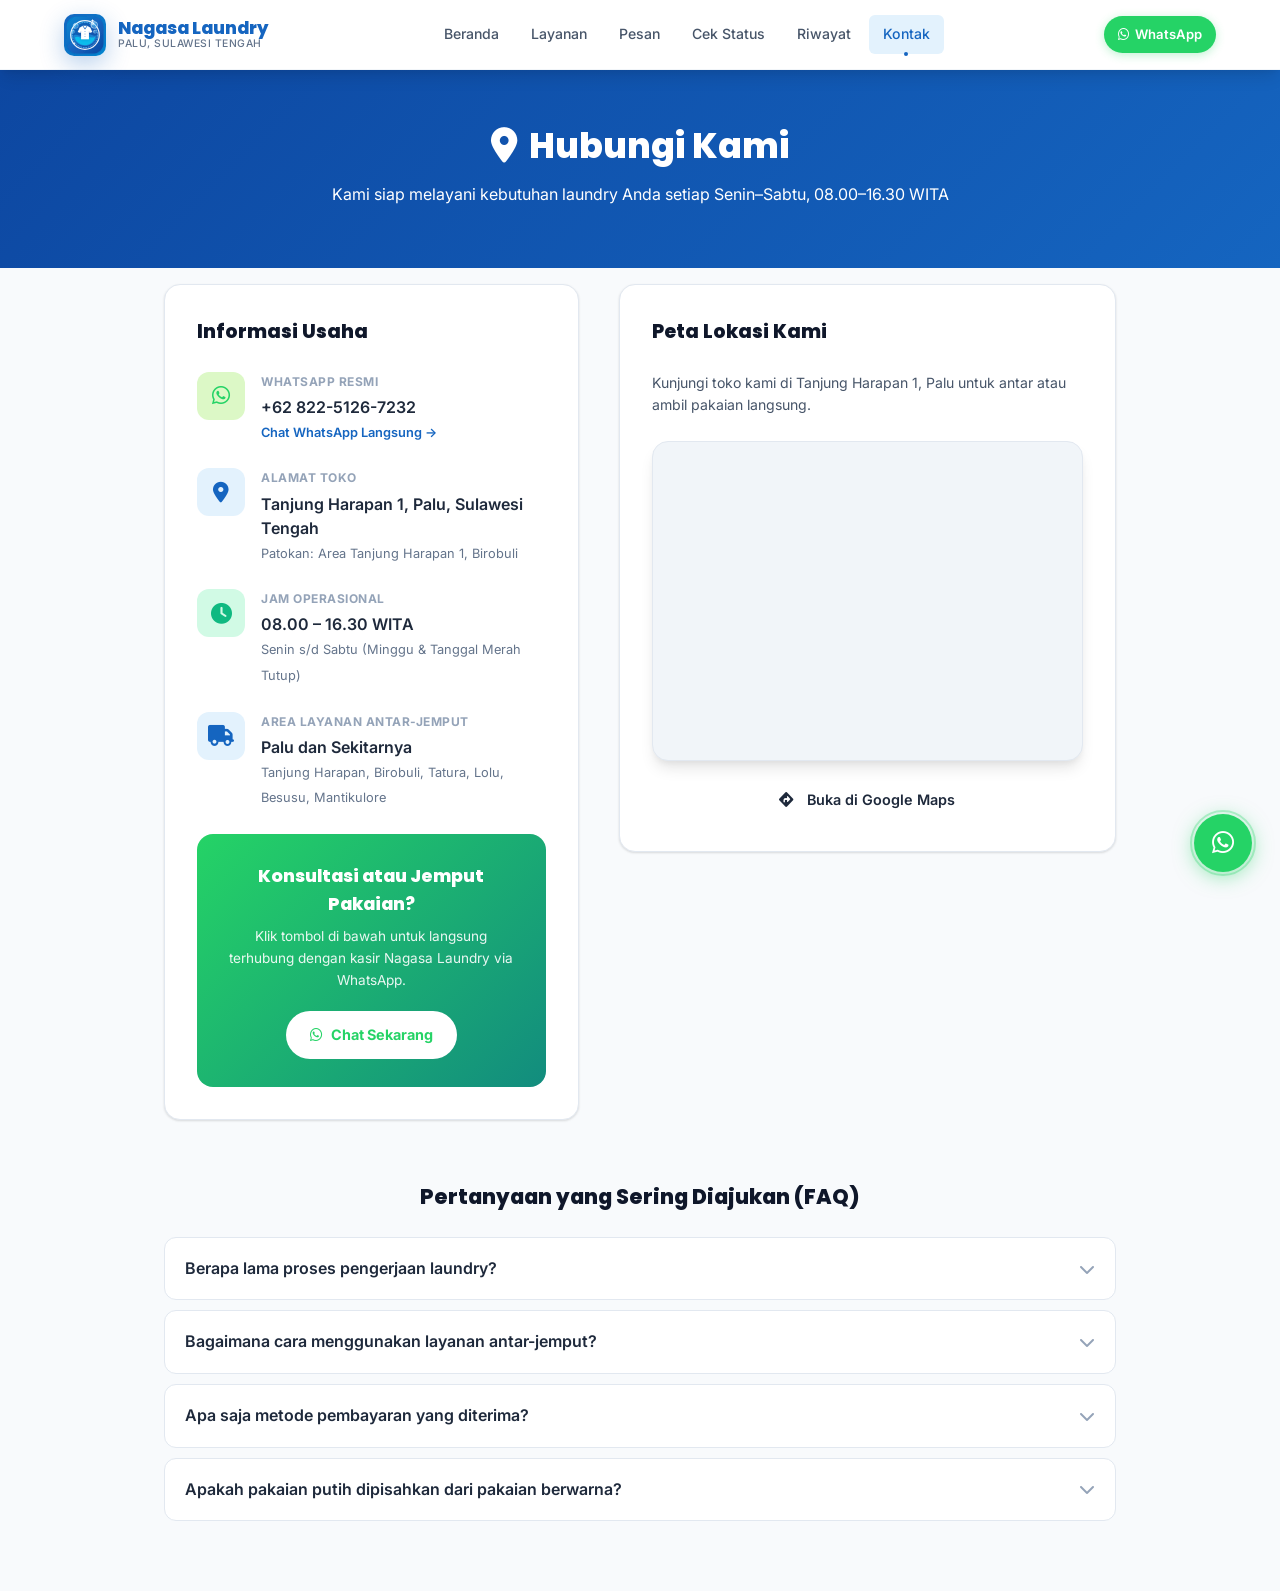
<file: pages/kontak.html>
<!DOCTYPE html>
<html lang="id">
<head>
  <meta charset="UTF-8">
  <meta name="viewport" content="width=device-width, initial-scale=1.0">
  <title>Kontak & Lokasi | Nagasa Laundry Palu</title>
  <link rel="stylesheet" href="../css/style.css">
  <link rel="stylesheet" href="https://cdnjs.cloudflare.com/ajax/libs/font-awesome/6.5.0/css/all.min.css">
  <link rel="icon" type="image/svg+xml" href="../assets/favicon.svg">
  <style>
    body { padding-top: var(--nav-height); background: var(--gray-50); }
    .page-header { background: linear-gradient(135deg, var(--primary-dark), var(--primary)); padding: 48px 0 60px; color: white; text-align: center; margin-bottom: -32px; }
    .page-header h1 { font-family: var(--font-heading); font-size: clamp(1.6rem,4vw,2.2rem); font-weight: 800; margin-bottom: 8px; }
    .kontak-page { max-width: 1000px; margin: 0 auto; padding: 48px 24px 60px; }
    .contact-main-grid { display: grid; grid-template-columns: 1fr 1.2fr; gap: 40px; }
    .contact-info-block { background: white; border-radius: var(--radius-lg); padding: 32px; box-shadow: var(--shadow-sm); border: 1px solid var(--gray-200); }
    .contact-info-title { font-family: var(--font-heading); font-weight: 800; font-size: 1.2rem; color: var(--gray-900); margin-bottom: 24px; }
    .contact-item { display: flex; align-items: flex-start; gap: 16px; margin-bottom: 24px; }
    .contact-item-icon { width: 48px; height: 48px; border-radius: var(--radius); display: flex; align-items: center; justify-content: center; font-size: 1.3rem; flex-shrink: 0; }
    .contact-item-icon.blue { background: var(--primary-pale); color: var(--primary); }
    .contact-item-icon.green { background: var(--success-light); color: var(--success); }
    .contact-item-icon.wa { background: #DCF8C6; color: #25D366; }
    .contact-item-label { font-size: 0.75rem; text-transform: uppercase; letter-spacing: 0.5px; font-weight: 700; color: var(--gray-400); margin-bottom: 4px; }
    .contact-item-value { font-weight: 600; color: var(--gray-800); line-height: 1.5; }
    .wa-chat-block { background: linear-gradient(135deg, #25D366, #128C7E); border-radius: var(--radius-lg); padding: 28px; color: white; text-align: center; margin-top: 20px; }
    .wa-chat-title { font-family: var(--font-heading); font-weight: 800; font-size: 1.1rem; margin-bottom: 8px; }
    .wa-chat-desc { font-size: 0.85rem; opacity: 0.9; margin-bottom: 20px; line-height: 1.6; }
    .wa-chat-btn { display: inline-flex; align-items: center; gap: 8px; padding: 12px 24px; background: white; color: #25D366; border-radius: var(--radius-full); font-weight: 700; font-size: 0.9rem; text-decoration: none; transition: var(--transition-fast); }
    .wa-chat-btn:hover { background: #DCF8C6; }
    .faq-section { margin-top: 60px; }
    .faq-title { font-family: var(--font-heading); font-weight: 800; font-size: 1.3rem; color: var(--gray-900); margin-bottom: 24px; text-align: center; }
    .faq-item { background: white; border-radius: var(--radius); border: 1px solid var(--gray-200); margin-bottom: 10px; overflow: hidden; }
    .faq-question { padding: 18px 20px; font-weight: 600; color: var(--gray-800); cursor: pointer; display: flex; justify-content: space-between; align-items: center; transition: var(--transition-fast); }
    .faq-question:hover { background: var(--gray-50); }
    .faq-question i { transition: transform 0.3s; color: var(--gray-400); }
    .faq-item.open .faq-question i { transform: rotate(180deg); }
    .faq-answer { padding: 0 20px; max-height: 0; overflow: hidden; transition: max-height 0.3s ease, padding 0.3s ease; font-size: 0.88rem; color: var(--gray-600); line-height: 1.7; }
    .faq-item.open .faq-answer { max-height: 300px; padding: 0 20px 18px; }
    .map-block { border-radius: var(--radius-lg); overflow: hidden; box-shadow: var(--shadow-md); height: 320px; background: var(--gray-100); margin-top: 24px; border: 1px solid var(--gray-200); }
    .map-block iframe { width: 100%; height: 100%; border: 0; }
    @media (max-width: 768px) { .contact-main-grid { grid-template-columns: 1fr; } }
  </style>
</head>
<body>
<div id="toast-container"></div>

<!-- Navigation -->
<nav class="navbar scrolled">
  <div class="nav-container">
    <a href="../index.html" class="nav-brand">
      <img src="../assets/images/logo-icon.svg" alt="Nagasa Laundry" class="nav-logo" style="width:42px;height:42px;border-radius:10px;">
      <div class="nav-name">
        <span>Nagasa Laundry</span>
        <span>Palu, Sulawesi Tengah</span>
      </div>
    </a>
    <div class="nav-menu">
      <a href="../index.html" class="nav-link">Beranda</a>
      <a href="layanan.html" class="nav-link">Layanan</a>
      <a href="pesan.html" class="nav-link">Pesan</a>
      <a href="status.html" class="nav-link">Cek Status</a>
      <a href="riwayat.html" class="nav-link">Riwayat</a>
      <a href="kontak.html" class="nav-link active">Kontak</a>
    </div>
    <div class="nav-actions">
      <a href="https://wa.me/6282251267232" target="_blank" class="nav-wa-btn"><i class="fab fa-whatsapp"></i><span>WhatsApp</span></a>
      <button class="hamburger" id="hamburger"><span></span><span></span><span></span></button>
    </div>
  </div>
</nav>

<!-- Mobile Menu -->
<div class="mobile-menu" id="mobile-menu">
  <a href="../index.html" class="mobile-nav-link"><i class="fa-solid fa-house"></i> Beranda</a>
  <a href="layanan.html" class="mobile-nav-link"><i class="fa-solid fa-list-check"></i> Layanan</a>
  <a href="pesan.html" class="mobile-nav-link"><i class="fa-solid fa-cart-plus"></i> Pesan Laundry</a>
  <a href="status.html" class="mobile-nav-link"><i class="fa-solid fa-magnifying-glass"></i> Cek Status</a>
  <a href="riwayat.html" class="mobile-nav-link"><i class="fa-solid fa-clock-rotate-left"></i> Riwayat Pesanan</a>
  <a href="qrcode.html" class="mobile-nav-link"><i class="fa-solid fa-qrcode"></i> QR Code Toko</a>
  <a href="kontak.html" class="mobile-nav-link active"><i class="fa-solid fa-phone"></i> Kontak</a>
  <a href="https://wa.me/6282251267232" target="_blank" class="mobile-wa-btn"><i class="fab fa-whatsapp"></i> Chat WhatsApp</a>
</div>

<div class="page-header">
  <div class="container">
    <h1><i class="fa-solid fa-location-dot" style="margin-right:12px;"></i>Hubungi Kami</h1>
    <p>Kami siap melayani kebutuhan laundry Anda setiap Senin–Sabtu, 08.00–16.30 WITA</p>
  </div>
</div>

<div class="kontak-page">
  <div class="contact-main-grid">
    <!-- Contact Info -->
    <div>
      <div class="contact-info-block">
        <h3 class="contact-info-title">Informasi Usaha</h3>

        <div class="contact-item">
          <div class="contact-item-icon wa"><i class="fab fa-whatsapp"></i></div>
          <div>
            <div class="contact-item-label">WhatsApp Resmi</div>
            <div class="contact-item-value">+62 822-5126-7232</div>
            <a href="https://wa.me/6282251267232" target="_blank" style="font-size:0.8rem;color:var(--primary);font-weight:600;margin-top:4px;display:inline-block;">Chat WhatsApp Langsung →</a>
          </div>
        </div>

        <div class="contact-item">
          <div class="contact-item-icon blue"><i class="fa-solid fa-location-dot"></i></div>
          <div>
            <div class="contact-item-label">Alamat Toko</div>
            <div class="contact-item-value">Tanjung Harapan 1, Palu, Sulawesi Tengah</div>
            <span style="font-size:0.8rem;color:var(--gray-500);">Patokan: Area Tanjung Harapan 1, Birobuli</span>
          </div>
        </div>

        <div class="contact-item">
          <div class="contact-item-icon green"><i class="fa-solid fa-clock"></i></div>
          <div>
            <div class="contact-item-label">Jam Operasional</div>
            <div class="contact-item-value">08.00 – 16.30 WITA</div>
            <span style="font-size:0.8rem;color:var(--gray-500);">Senin s/d Sabtu (Minggu & Tanggal Merah Tutup)</span>
          </div>
        </div>

        <div class="contact-item">
          <div class="contact-item-icon blue"><i class="fa-solid fa-truck"></i></div>
          <div>
            <div class="contact-item-label">Area Layanan Antar-Jemput</div>
            <div class="contact-item-value">Palu dan Sekitarnya</div>
            <span style="font-size:0.8rem;color:var(--gray-500);">Tanjung Harapan, Birobuli, Tatura, Lolu, Besusu, Mantikulore</span>
          </div>
        </div>

        <div class="wa-chat-block">
          <div class="wa-chat-title">Konsultasi atau Jemput Pakaian?</div>
          <div class="wa-chat-desc">Klik tombol di bawah untuk langsung terhubung dengan kasir Nagasa Laundry via WhatsApp.</div>
          <a href="https://wa.me/6282251267232?text=Halo%20Nagasa%20Laundry%2C%20saya%20ingin%20jemput%20pakaian" target="_blank" class="wa-chat-btn">
            <i class="fab fa-whatsapp"></i> Chat Sekarang
          </a>
        </div>
      </div>
    </div>

    <!-- Map & Location -->
    <div>
      <div class="contact-info-block">
        <h3 class="contact-info-title">Peta Lokasi Kami</h3>
        <p style="font-size:0.88rem;color:var(--gray-600);margin-bottom:12px;">
          Kunjungi toko kami di Tanjung Harapan 1, Palu untuk antar atau ambil pakaian langsung.
        </p>

        <div class="map-block">
          <!-- Google Maps Embed for Palu, Sulawesi Tengah -->
          <iframe 
            src="https://maps.google.com/maps?q=Tanjung+Harapan+1,+Palu,+Sulawesi+Tengah&t=&z=15&ie=UTF8&iwloc=&output=embed" 
            title="Lokasi Nagasa Laundry Palu"
            loading="lazy" 
            referrerpolicy="no-referrer-when-downgrade">
          </iframe>
        </div>

        <div style="margin-top:20px;text-align:center;">
          <a href="https://maps.google.com/?q=Tanjung+Harapan+1,+Palu,+Sulawesi+Tengah" target="_blank" class="btn btn-outline btn-block">
            <i class="fa-solid fa-diamond-turn-right" style="margin-right:6px;"></i> Buka di Google Maps
          </a>
        </div>
      </div>
    </div>
  </div>

  <!-- FAQ Section -->
  <div class="faq-section">
    <h2 class="faq-title">Pertanyaan yang Sering Diajukan (FAQ)</h2>

    <div class="faq-item">
      <div class="faq-question" onclick="toggleFaq(this)">
        <span>Berapa lama proses pengerjaan laundry?</span>
        <i class="fa-solid fa-chevron-down"></i>
      </div>
      <div class="faq-answer">
        Untuk paket reguler cuci kering dan setrika membutuhkan waktu 24 jam. Kami juga menyediakan paket Express yang selesai dalam 4-6 jam untuk kebutuhan mendesak Anda.
      </div>
    </div>

    <div class="faq-item">
      <div class="faq-question" onclick="toggleFaq(this)">
        <span>Bagaimana cara menggunakan layanan antar-jemput?</span>
        <i class="fa-solid fa-chevron-down"></i>
      </div>
      <div class="faq-answer">
        Sangat mudah! Buka menu <strong>Pesan</strong> di website ini, isi alamat Anda di Kota Palu, lalu pilih metode antar-jemput. Kurir kami akan segera meluncur ke lokasi Anda.
      </div>
    </div>

    <div class="faq-item">
      <div class="faq-question" onclick="toggleFaq(this)">
        <span>Apa saja metode pembayaran yang diterima?</span>
        <i class="fa-solid fa-chevron-down"></i>
      </div>
      <div class="faq-answer">
        Kami menerima Tunai (COD saat pakaian diantar), Transfer Bank (BCA, BRI, Mandiri), dan pembayaran instan via QRIS (semua e-wallet dan m-banking).
      </div>
    </div>

    <div class="faq-item">
      <div class="faq-question" onclick="toggleFaq(this)">
        <span>Apakah pakaian putih dipisahkan dari pakaian berwarna?</span>
        <i class="fa-solid fa-chevron-down"></i>
      </div>
      <div class="faq-answer">
        Ya! Kami selalu memilah pakaian putih, pakaian mudah luntur, dan bahan sensitif untuk memastikan kualitas pakaian Anda tetap terjaga seperti baru.
      </div>
    </div>
  </div>
</div>

<a href="https://wa.me/6282251267232" target="_blank" class="wa-fab" aria-label="WhatsApp"><i class="fab fa-whatsapp"></i></a>

<script>
  const hamburger = document.getElementById('hamburger');
  const mobileMenu = document.getElementById('mobile-menu');
  hamburger?.addEventListener('click', () => {
    hamburger.classList.toggle('open');
    mobileMenu?.classList.toggle('open');
  });

  function toggleFaq(el) {
    const item = el.parentElement;
    item.classList.toggle('open');
  }
</script>
</body>
</html>
</file>
<file: css/style.css>
/* ===================================================
   NAGASA LAUNDRY - Main Stylesheet
   Author: Nagasa Laundry Dev Team
   Version: 1.0.0
   =================================================== */

/* ---- Google Fonts ---- */
@import url('https://fonts.googleapis.com/css2?family=Inter:wght@300;400;500;600;700;800&family=Poppins:wght@400;500;600;700;800&display=swap');

/* ---- CSS Variables ---- */
:root {
  --primary: #1565C0;
  --primary-dark: #0D47A1;
  --primary-light: #1976D2;
  --primary-lighter: #42A5F5;
  --primary-pale: #E3F2FD;
  --accent: #0288D1;
  --accent-light: #29B6F6;
  --white: #FFFFFF;
  --gray-50: #F8FAFC;
  --gray-100: #F1F5F9;
  --gray-200: #E2E8F0;
  --gray-300: #CBD5E1;
  --gray-400: #94A3B8;
  --gray-500: #64748B;
  --gray-600: #475569;
  --gray-700: #334155;
  --gray-800: #1E293B;
  --gray-900: #0F172A;
  --success: #10B981;
  --success-light: #D1FAE5;
  --warning: #F59E0B;
  --warning-light: #FEF3C7;
  --danger: #EF4444;
  --danger-light: #FEE2E2;
  --info: #3B82F6;
  --info-light: #DBEAFE;

  --shadow-sm: 0 1px 3px rgba(0,0,0,0.08), 0 1px 2px rgba(0,0,0,0.06);
  --shadow: 0 4px 6px -1px rgba(0,0,0,0.1), 0 2px 4px -1px rgba(0,0,0,0.06);
  --shadow-md: 0 10px 15px -3px rgba(0,0,0,0.1), 0 4px 6px -2px rgba(0,0,0,0.05);
  --shadow-lg: 0 20px 25px -5px rgba(0,0,0,0.1), 0 10px 10px -5px rgba(0,0,0,0.04);
  --shadow-xl: 0 25px 50px -12px rgba(0,0,0,0.25);
  --shadow-blue: 0 8px 25px rgba(21, 101, 192, 0.3);

  --radius-sm: 6px;
  --radius: 12px;
  --radius-lg: 16px;
  --radius-xl: 24px;
  --radius-full: 9999px;

  --transition: all 0.3s cubic-bezier(0.4, 0, 0.2, 1);
  --transition-fast: all 0.15s ease;

  --font-main: 'Inter', sans-serif;
  --font-heading: 'Poppins', sans-serif;

  --max-width: 1200px;
  --nav-height: 70px;
}

/* ---- Reset & Base ---- */
*, *::before, *::after {
  margin: 0;
  padding: 0;
  box-sizing: border-box;
}

html {
  scroll-behavior: smooth;
  font-size: 16px;
}

body {
  font-family: var(--font-main);
  color: var(--gray-800);
  background: var(--white);
  line-height: 1.6;
  overflow-x: hidden;
  -webkit-font-smoothing: antialiased;
}

img { max-width: 100%; height: auto; display: block; }
a { text-decoration: none; color: inherit; }
ul, ol { list-style: none; }
button { cursor: pointer; border: none; background: none; font-family: inherit; }
input, select, textarea { font-family: inherit; }

/* ---- Scrollbar ---- */
::-webkit-scrollbar { width: 6px; }
::-webkit-scrollbar-track { background: var(--gray-100); }
::-webkit-scrollbar-thumb { background: var(--primary-light); border-radius: 3px; }

/* ---- Loading Overlay ---- */
#loading-overlay {
  position: fixed;
  inset: 0;
  background: rgba(255,255,255,0.95);
  display: flex;
  flex-direction: column;
  align-items: center;
  justify-content: center;
  z-index: 9999;
  transition: opacity 0.4s ease;
  gap: 16px;
}

#loading-overlay.hidden {
  opacity: 0;
  pointer-events: none;
}

.loading-spinner {
  width: 50px;
  height: 50px;
  border: 4px solid var(--primary-pale);
  border-top-color: var(--primary);
  border-radius: 50%;
  animation: spin 0.8s linear infinite;
}

.loading-text {
  color: var(--primary);
  font-weight: 600;
  font-size: 0.95rem;
}

@keyframes spin { to { transform: rotate(360deg); } }

/* ---- Toast Notifications ---- */
#toast-container {
  position: fixed;
  top: 20px;
  right: 20px;
  z-index: 10000;
  display: flex;
  flex-direction: column;
  gap: 10px;
  max-width: 380px;
  width: calc(100% - 40px);
}

.toast {
  display: flex;
  align-items: flex-start;
  gap: 12px;
  padding: 14px 18px;
  border-radius: var(--radius);
  background: var(--white);
  box-shadow: var(--shadow-lg);
  border-left: 4px solid;
  animation: slideInRight 0.4s cubic-bezier(0.4, 0, 0.2, 1);
  transition: var(--transition);
}

.toast.success { border-color: var(--success); }
.toast.error { border-color: var(--danger); }
.toast.warning { border-color: var(--warning); }
.toast.info { border-color: var(--info); }

.toast-icon { font-size: 1.3rem; margin-top: 1px; flex-shrink: 0; }
.toast.success .toast-icon { color: var(--success); }
.toast.error .toast-icon { color: var(--danger); }
.toast.warning .toast-icon { color: var(--warning); }
.toast.info .toast-icon { color: var(--info); }

.toast-content { flex: 1; }
.toast-title { font-weight: 600; font-size: 0.9rem; color: var(--gray-800); }
.toast-message { font-size: 0.82rem; color: var(--gray-500); margin-top: 2px; }

.toast-close {
  color: var(--gray-400);
  font-size: 1.1rem;
  line-height: 1;
  padding: 2px;
  flex-shrink: 0;
  cursor: pointer;
  transition: color 0.2s;
}
.toast-close:hover { color: var(--gray-700); }

@keyframes slideInRight {
  from { opacity: 0; transform: translateX(100%); }
  to { opacity: 1; transform: translateX(0); }
}

/* ---- Navigation ---- */
.navbar {
  position: fixed;
  top: 0;
  left: 0;
  right: 0;
  height: var(--nav-height);
  background: rgba(255,255,255,0.95);
  backdrop-filter: blur(20px);
  -webkit-backdrop-filter: blur(20px);
  border-bottom: 1px solid var(--gray-100);
  z-index: 1000;
  transition: var(--transition);
}

.navbar.scrolled {
  box-shadow: var(--shadow-md);
}

.nav-container {
  max-width: var(--max-width);
  margin: 0 auto;
  padding: 0 24px;
  height: 100%;
  display: flex;
  align-items: center;
  justify-content: space-between;
  gap: 24px;
}

.nav-brand {
  display: flex;
  align-items: center;
  gap: 12px;
  text-decoration: none;
  flex-shrink: 0;
}

.nav-logo {
  width: 42px;
  height: 42px;
  background: linear-gradient(135deg, var(--primary), var(--accent));
  border-radius: 10px;
  display: flex;
  align-items: center;
  justify-content: center;
  color: white;
  font-size: 1.3rem;
  font-weight: 800;
  box-shadow: var(--shadow-blue);
}

.nav-name {
  display: flex;
  flex-direction: column;
  line-height: 1.1;
}
.nav-name span:first-child {
  font-family: var(--font-heading);
  font-weight: 800;
  font-size: 1.1rem;
  color: var(--primary);
}
.nav-name span:last-child {
  font-size: 0.65rem;
  color: var(--gray-500);
  font-weight: 500;
  letter-spacing: 0.5px;
  text-transform: uppercase;
}

.nav-menu {
  display: flex;
  align-items: center;
  gap: 4px;
}

.nav-link {
  padding: 8px 14px;
  border-radius: var(--radius-sm);
  font-size: 0.88rem;
  font-weight: 500;
  color: var(--gray-600);
  transition: var(--transition-fast);
  position: relative;
}

.nav-link:hover, .nav-link.active {
  color: var(--primary);
  background: var(--primary-pale);
}

.nav-link.active::after {
  content: '';
  position: absolute;
  bottom: -2px;
  left: 50%;
  transform: translateX(-50%);
  width: 4px;
  height: 4px;
  border-radius: 50%;
  background: var(--primary);
}

.nav-actions {
  display: flex;
  align-items: center;
  gap: 10px;
}

.nav-wa-btn {
  display: flex;
  align-items: center;
  gap: 6px;
  padding: 8px 14px;
  background: #25D366;
  color: white;
  border-radius: var(--radius-full);
  font-size: 0.82rem;
  font-weight: 600;
  transition: var(--transition-fast);
  box-shadow: 0 2px 10px rgba(37, 211, 102, 0.3);
}
.nav-wa-btn:hover { background: #20C45E; transform: translateY(-1px); box-shadow: 0 4px 15px rgba(37, 211, 102, 0.4); }

.hamburger {
  display: none;
  flex-direction: column;
  gap: 5px;
  padding: 8px;
  border-radius: var(--radius-sm);
  cursor: pointer;
  transition: var(--transition-fast);
}
.hamburger:hover { background: var(--gray-100); }
.hamburger span {
  display: block;
  width: 24px;
  height: 2px;
  background: var(--gray-700);
  border-radius: 2px;
  transition: var(--transition);
}
.hamburger.open span:nth-child(1) { transform: translateY(7px) rotate(45deg); }
.hamburger.open span:nth-child(2) { opacity: 0; }
.hamburger.open span:nth-child(3) { transform: translateY(-7px) rotate(-45deg); }

/* ---- Mobile Menu ---- */
.mobile-menu {
  position: fixed;
  top: var(--nav-height);
  left: 0;
  right: 0;
  bottom: 0;
  background: rgba(255,255,255,0.98);
  backdrop-filter: blur(20px);
  z-index: 999;
  transform: translateX(100%);
  transition: transform 0.35s cubic-bezier(0.4, 0, 0.2, 1);
  overflow-y: auto;
  padding: 24px;
}

.mobile-menu.open { transform: translateX(0); }

.mobile-nav-link {
  display: flex;
  align-items: center;
  gap: 14px;
  padding: 16px 20px;
  border-radius: var(--radius);
  color: var(--gray-700);
  font-weight: 500;
  font-size: 1rem;
  transition: var(--transition-fast);
  margin-bottom: 4px;
}

.mobile-nav-link:hover, .mobile-nav-link.active {
  background: var(--primary-pale);
  color: var(--primary);
}

.mobile-nav-link i { width: 20px; text-align: center; color: var(--primary); }

.mobile-wa-btn {
  display: flex;
  align-items: center;
  justify-content: center;
  gap: 10px;
  width: 100%;
  padding: 16px;
  background: #25D366;
  color: white;
  border-radius: var(--radius);
  font-size: 1rem;
  font-weight: 600;
  margin-top: 20px;
  transition: var(--transition-fast);
}
.mobile-wa-btn:hover { background: #20C45E; }

/* ---- Buttons ---- */
.btn {
  display: inline-flex;
  align-items: center;
  justify-content: center;
  gap: 8px;
  padding: 12px 24px;
  border-radius: var(--radius-full);
  font-weight: 600;
  font-size: 0.9rem;
  transition: var(--transition);
  cursor: pointer;
  border: none;
  text-decoration: none;
  line-height: 1;
  white-space: nowrap;
}

.btn-primary {
  background: linear-gradient(135deg, var(--primary), var(--primary-light));
  color: white;
  box-shadow: var(--shadow-blue);
}
.btn-primary:hover {
  background: linear-gradient(135deg, var(--primary-dark), var(--primary));
  transform: translateY(-2px);
  box-shadow: 0 12px 30px rgba(21, 101, 192, 0.4);
}

.btn-secondary {
  background: white;
  color: var(--primary);
  border: 2px solid var(--primary);
}
.btn-secondary:hover {
  background: var(--primary-pale);
  transform: translateY(-2px);
}

.btn-success {
  background: var(--success);
  color: white;
  box-shadow: 0 4px 15px rgba(16, 185, 129, 0.3);
}
.btn-success:hover { background: #059669; transform: translateY(-2px); }

.btn-danger {
  background: var(--danger);
  color: white;
}
.btn-danger:hover { background: #DC2626; transform: translateY(-2px); }

.btn-wa {
  background: #25D366;
  color: white;
  box-shadow: 0 4px 15px rgba(37, 211, 102, 0.3);
}
.btn-wa:hover { background: #20C45E; transform: translateY(-2px); }

.btn-sm { padding: 8px 16px; font-size: 0.82rem; }
.btn-lg { padding: 16px 36px; font-size: 1rem; }
.btn-block { width: 100%; }

.btn:disabled { opacity: 0.6; cursor: not-allowed; transform: none !important; }

/* ---- Hero Section ---- */
.hero {
  min-height: 100vh;
  background: linear-gradient(135deg, #0D47A1 0%, #1565C0 40%, #1976D2 70%, #0288D1 100%);
  position: relative;
  overflow: hidden;
  display: flex;
  align-items: center;
  padding-top: var(--nav-height);
}

.hero::before {
  content: '';
  position: absolute;
  top: -50%;
  right: -20%;
  width: 80%;
  height: 160%;
  background: radial-gradient(ellipse, rgba(255,255,255,0.08) 0%, transparent 60%);
  pointer-events: none;
}

.hero::after {
  content: '';
  position: absolute;
  bottom: -10%;
  left: -10%;
  width: 50%;
  height: 70%;
  background: radial-gradient(ellipse, rgba(255,255,255,0.05) 0%, transparent 60%);
  pointer-events: none;
}

/* Bubble animations */
.hero-bubbles {
  position: absolute;
  inset: 0;
  pointer-events: none;
  overflow: hidden;
}

.bubble {
  position: absolute;
  border-radius: 50%;
  background: rgba(255,255,255,0.08);
  animation: float-bubble linear infinite;
}

.bubble:nth-child(1) { width: 60px; height: 60px; left: 10%; animation-duration: 8s; animation-delay: 0s; }
.bubble:nth-child(2) { width: 30px; height: 30px; left: 25%; animation-duration: 12s; animation-delay: 2s; }
.bubble:nth-child(3) { width: 80px; height: 80px; left: 60%; animation-duration: 10s; animation-delay: 1s; }
.bubble:nth-child(4) { width: 40px; height: 40px; left: 80%; animation-duration: 7s; animation-delay: 3s; }
.bubble:nth-child(5) { width: 20px; height: 20px; left: 45%; animation-duration: 15s; animation-delay: 0.5s; }
.bubble:nth-child(6) { width: 90px; height: 90px; left: 5%; animation-duration: 11s; animation-delay: 4s; }

@keyframes float-bubble {
  0% { transform: translateY(100vh) scale(0); opacity: 0; }
  10% { opacity: 1; }
  90% { opacity: 1; }
  100% { transform: translateY(-100px) scale(1); opacity: 0; }
}

.hero-container {
  max-width: var(--max-width);
  margin: 0 auto;
  padding: 60px 24px;
  display: grid;
  grid-template-columns: 1fr 1fr;
  gap: 60px;
  align-items: center;
  position: relative;
  z-index: 1;
}

.hero-badge {
  display: inline-flex;
  align-items: center;
  gap: 8px;
  background: rgba(255,255,255,0.15);
  border: 1px solid rgba(255,255,255,0.25);
  border-radius: var(--radius-full);
  padding: 6px 16px;
  font-size: 0.8rem;
  font-weight: 600;
  color: rgba(255,255,255,0.9);
  margin-bottom: 20px;
  backdrop-filter: blur(10px);
}

.hero-badge i { color: #FDD835; font-size: 0.75rem; }

.hero-title {
  font-family: var(--font-heading);
  font-size: clamp(2rem, 5vw, 3.2rem);
  font-weight: 800;
  color: white;
  line-height: 1.15;
  margin-bottom: 20px;
}

.hero-title span {
  color: #FDD835;
  position: relative;
}

.hero-subtitle {
  font-size: 1rem;
  color: rgba(255,255,255,0.8);
  margin-bottom: 36px;
  line-height: 1.7;
  max-width: 480px;
}

.hero-actions {
  display: flex;
  gap: 14px;
  flex-wrap: wrap;
}

.hero-stats {
  display: flex;
  gap: 32px;
  margin-top: 48px;
  padding-top: 32px;
  border-top: 1px solid rgba(255,255,255,0.15);
}

.hero-stat-item {
  text-align: left;
}

.hero-stat-number {
  font-family: var(--font-heading);
  font-size: 1.8rem;
  font-weight: 800;
  color: white;
  line-height: 1;
}

.hero-stat-label {
  font-size: 0.75rem;
  color: rgba(255,255,255,0.7);
  margin-top: 4px;
  font-weight: 500;
}

/* Hero Visual */
.hero-visual {
  display: flex;
  justify-content: center;
  align-items: center;
}

.hero-card {
  background: rgba(255,255,255,0.12);
  backdrop-filter: blur(20px);
  -webkit-backdrop-filter: blur(20px);
  border: 1px solid rgba(255,255,255,0.25);
  border-radius: var(--radius-xl);
  padding: 32px;
  width: 100%;
  max-width: 380px;
  box-shadow: 0 20px 60px rgba(0,0,0,0.2);
  animation: float-card 4s ease-in-out infinite;
}

@keyframes float-card {
  0%, 100% { transform: translateY(0); }
  50% { transform: translateY(-12px); }
}

.hero-card-title {
  font-size: 0.75rem;
  text-transform: uppercase;
  letter-spacing: 1.5px;
  color: rgba(255,255,255,0.7);
  font-weight: 600;
  margin-bottom: 20px;
}

.hero-service-list {
  display: flex;
  flex-direction: column;
  gap: 10px;
}

.hero-service-item {
  display: flex;
  align-items: center;
  justify-content: space-between;
  padding: 12px 16px;
  background: rgba(255,255,255,0.1);
  border-radius: var(--radius);
  color: white;
}

.hero-service-name {
  display: flex;
  align-items: center;
  gap: 10px;
  font-size: 0.88rem;
  font-weight: 500;
}

.hero-service-name i { font-size: 0.9rem; color: rgba(255,255,255,0.8); }

.hero-service-price {
  font-size: 0.88rem;
  font-weight: 700;
  color: #FDD835;
}

.hero-cta {
  margin-top: 20px;
  width: 100%;
  background: white;
  color: var(--primary);
  font-weight: 700;
}
.hero-cta:hover { background: var(--primary-pale); }

/* ---- Section Base ---- */
.section {
  padding: 80px 0;
}

.section-alt {
  background: var(--gray-50);
}

.container {
  max-width: var(--max-width);
  margin: 0 auto;
  padding: 0 24px;
}

.section-label {
  display: inline-flex;
  align-items: center;
  gap: 8px;
  color: var(--primary);
  font-size: 0.8rem;
  font-weight: 700;
  text-transform: uppercase;
  letter-spacing: 2px;
  margin-bottom: 12px;
}

.section-label::before {
  content: '';
  width: 24px;
  height: 2px;
  background: var(--primary);
  border-radius: 2px;
}

.section-title {
  font-family: var(--font-heading);
  font-size: clamp(1.6rem, 4vw, 2.4rem);
  font-weight: 800;
  color: var(--gray-900);
  margin-bottom: 16px;
  line-height: 1.25;
}

.section-subtitle {
  font-size: 1rem;
  color: var(--gray-500);
  max-width: 600px;
  line-height: 1.7;
}

.section-header {
  margin-bottom: 56px;
}

.section-header.center {
  text-align: center;
}
.section-header.center .section-label { justify-content: center; }
.section-header.center .section-label::before { display: none; }
.section-header.center .section-label::after {
  content: '';
  width: 24px;
  height: 2px;
  background: var(--primary);
  border-radius: 2px;
}
.section-header.center .section-subtitle { margin: 0 auto; }

/* ---- Services Cards ---- */
.services-grid {
  display: grid;
  grid-template-columns: repeat(auto-fit, minmax(280px, 1fr));
  gap: 24px;
}

.service-card {
  background: white;
  border-radius: var(--radius-lg);
  padding: 28px;
  box-shadow: var(--shadow-sm);
  border: 1px solid var(--gray-100);
  transition: var(--transition);
  position: relative;
  overflow: hidden;
}

.service-card::before {
  content: '';
  position: absolute;
  top: 0;
  left: 0;
  right: 0;
  height: 3px;
  background: linear-gradient(90deg, var(--primary), var(--accent-light));
  transform: scaleX(0);
  transform-origin: left;
  transition: transform 0.3s ease;
}

.service-card:hover {
  transform: translateY(-6px);
  box-shadow: var(--shadow-lg);
  border-color: var(--primary-pale);
}

.service-card:hover::before { transform: scaleX(1); }

.service-icon {
  width: 60px;
  height: 60px;
  background: var(--primary-pale);
  border-radius: var(--radius);
  display: flex;
  align-items: center;
  justify-content: center;
  font-size: 1.5rem;
  color: var(--primary);
  margin-bottom: 20px;
  transition: var(--transition);
}

.service-card:hover .service-icon {
  background: var(--primary);
  color: white;
  transform: scale(1.1);
}

.service-name {
  font-family: var(--font-heading);
  font-size: 1.05rem;
  font-weight: 700;
  color: var(--gray-800);
  margin-bottom: 8px;
}

.service-desc {
  font-size: 0.85rem;
  color: var(--gray-500);
  line-height: 1.6;
  margin-bottom: 16px;
}

.service-price {
  font-size: 1.3rem;
  font-weight: 800;
  color: var(--primary);
  font-family: var(--font-heading);
}

.service-price-unit {
  font-size: 0.75rem;
  font-weight: 500;
  color: var(--gray-400);
  margin-left: 2px;
}

.service-badge {
  display: inline-flex;
  align-items: center;
  gap: 4px;
  padding: 3px 10px;
  border-radius: var(--radius-full);
  font-size: 0.72rem;
  font-weight: 600;
  margin-top: 10px;
}

.badge-popular {
  background: var(--warning-light);
  color: #92400E;
}

.badge-express {
  background: var(--danger-light);
  color: #991B1B;
}

/* ---- Features / Keunggulan ---- */
.features-grid {
  display: grid;
  grid-template-columns: repeat(auto-fit, minmax(240px, 1fr));
  gap: 24px;
}

.feature-card {
  text-align: center;
  padding: 32px 24px;
  border-radius: var(--radius-lg);
  background: white;
  border: 1px solid var(--gray-100);
  transition: var(--transition);
}

.feature-card:hover {
  transform: translateY(-4px);
  box-shadow: var(--shadow-md);
  border-color: var(--primary-pale);
}

.feature-icon {
  width: 72px;
  height: 72px;
  background: linear-gradient(135deg, var(--primary), var(--accent));
  border-radius: var(--radius-lg);
  display: flex;
  align-items: center;
  justify-content: center;
  font-size: 1.8rem;
  color: white;
  margin: 0 auto 20px;
  box-shadow: var(--shadow-blue);
}

.feature-title {
  font-family: var(--font-heading);
  font-size: 1rem;
  font-weight: 700;
  color: var(--gray-800);
  margin-bottom: 10px;
}

.feature-text {
  font-size: 0.85rem;
  color: var(--gray-500);
  line-height: 1.6;
}

/* ---- Info Section ---- */
.info-grid {
  display: grid;
  grid-template-columns: 1fr 1fr;
  gap: 40px;
  align-items: center;
}

.info-card {
  background: white;
  border-radius: var(--radius-lg);
  padding: 28px;
  box-shadow: var(--shadow-sm);
  border: 1px solid var(--gray-100);
  margin-bottom: 20px;
}

.info-card:last-child { margin-bottom: 0; }

.info-card-header {
  display: flex;
  align-items: center;
  gap: 14px;
  margin-bottom: 20px;
}

.info-card-icon {
  width: 48px;
  height: 48px;
  background: var(--primary-pale);
  border-radius: var(--radius);
  display: flex;
  align-items: center;
  justify-content: center;
  font-size: 1.3rem;
  color: var(--primary);
  flex-shrink: 0;
}

.info-card-title {
  font-family: var(--font-heading);
  font-weight: 700;
  color: var(--gray-800);
  font-size: 1rem;
}

.hours-list {
  display: flex;
  flex-direction: column;
  gap: 10px;
}

.hours-item {
  display: flex;
  justify-content: space-between;
  align-items: center;
  padding: 10px 16px;
  background: var(--gray-50);
  border-radius: var(--radius-sm);
  font-size: 0.88rem;
}

.hours-item .day { font-weight: 500; color: var(--gray-700); }
.hours-item .time { font-weight: 600; color: var(--primary); }

.hours-item.closed .time { color: var(--danger); }

.map-embed {
  border-radius: var(--radius-lg);
  overflow: hidden;
  box-shadow: var(--shadow-md);
  height: 350px;
  background: var(--gray-100);
}

.map-embed iframe { width: 100%; height: 100%; border: 0; }

/* ---- Forms ---- */
.form-section {
  background: var(--gray-50);
}

.form-container {
  max-width: 760px;
  margin: 0 auto;
  background: white;
  border-radius: var(--radius-xl);
  padding: 40px;
  box-shadow: var(--shadow-md);
  border: 1px solid var(--gray-100);
}

.form-title {
  font-family: var(--font-heading);
  font-size: 1.4rem;
  font-weight: 800;
  color: var(--gray-900);
  margin-bottom: 8px;
}

.form-subtitle {
  font-size: 0.88rem;
  color: var(--gray-500);
  margin-bottom: 32px;
}

.form-steps {
  display: flex;
  margin-bottom: 36px;
  gap: 0;
}

.form-step {
  flex: 1;
  display: flex;
  flex-direction: column;
  align-items: center;
  position: relative;
}

.form-step::before {
  content: '';
  position: absolute;
  top: 20px;
  left: 50%;
  right: -50%;
  height: 2px;
  background: var(--gray-200);
  z-index: 0;
}

.form-step:last-child::before { display: none; }

.form-step.active::before,
.form-step.done::before { background: var(--primary); }

.step-circle {
  width: 40px;
  height: 40px;
  border-radius: 50%;
  background: var(--gray-200);
  display: flex;
  align-items: center;
  justify-content: center;
  font-size: 0.85rem;
  font-weight: 700;
  color: var(--gray-500);
  position: relative;
  z-index: 1;
  transition: var(--transition);
}

.form-step.active .step-circle {
  background: var(--primary);
  color: white;
  box-shadow: var(--shadow-blue);
}

.form-step.done .step-circle {
  background: var(--success);
  color: white;
}

.step-label {
  font-size: 0.72rem;
  font-weight: 600;
  color: var(--gray-400);
  margin-top: 8px;
  text-align: center;
}

.form-step.active .step-label { color: var(--primary); }
.form-step.done .step-label { color: var(--success); }

.form-group {
  margin-bottom: 20px;
}

.form-label {
  display: block;
  font-size: 0.85rem;
  font-weight: 600;
  color: var(--gray-700);
  margin-bottom: 8px;
}

.form-label .required {
  color: var(--danger);
  margin-left: 2px;
}

.form-control {
  width: 100%;
  padding: 12px 16px;
  border: 1.5px solid var(--gray-200);
  border-radius: var(--radius);
  font-size: 0.9rem;
  color: var(--gray-800);
  background: white;
  transition: var(--transition-fast);
  outline: none;
  appearance: none;
}

.form-control:focus {
  border-color: var(--primary);
  box-shadow: 0 0 0 4px rgba(21, 101, 192, 0.1);
}

.form-control.error {
  border-color: var(--danger);
  box-shadow: 0 0 0 4px rgba(239, 68, 68, 0.1);
}

.form-control::placeholder { color: var(--gray-300); }

select.form-control {
  background-image: url("data:image/svg+xml,%3Csvg xmlns='http://www.w3.org/2000/svg' width='12' height='12' viewBox='0 0 24 24' fill='none' stroke='%2364748b' stroke-width='2'%3E%3Cpath d='M6 9l6 6 6-6'/%3E%3C/svg%3E");
  background-repeat: no-repeat;
  background-position: right 14px center;
  padding-right: 44px;
}

.form-row {
  display: grid;
  grid-template-columns: 1fr 1fr;
  gap: 16px;
}

.form-hint {
  font-size: 0.78rem;
  color: var(--gray-400);
  margin-top: 6px;
}

.form-error {
  font-size: 0.78rem;
  color: var(--danger);
  margin-top: 6px;
  display: none;
}

.form-error.show { display: block; }

/* Radio & Checkbox Custom */
.radio-group, .checkbox-group {
  display: flex;
  flex-direction: column;
  gap: 10px;
}

.radio-option, .checkbox-option {
  display: flex;
  align-items: flex-start;
  gap: 12px;
  padding: 14px 16px;
  border: 1.5px solid var(--gray-200);
  border-radius: var(--radius);
  cursor: pointer;
  transition: var(--transition-fast);
}

.radio-option:hover, .checkbox-option:hover {
  border-color: var(--primary);
  background: var(--primary-pale);
}

.radio-option.selected, .checkbox-option.selected {
  border-color: var(--primary);
  background: var(--primary-pale);
}

.radio-option input, .checkbox-option input {
  width: 18px;
  height: 18px;
  accent-color: var(--primary);
  margin-top: 2px;
  flex-shrink: 0;
}

.radio-label, .checkbox-label {
  flex: 1;
}

.radio-label strong, .checkbox-label strong {
  display: block;
  font-size: 0.88rem;
  font-weight: 600;
  color: var(--gray-800);
}

.radio-label small, .checkbox-label small {
  font-size: 0.78rem;
  color: var(--gray-500);
  margin-top: 2px;
  display: block;
}

/* Price Summary */
.price-summary {
  background: var(--primary-pale);
  border-radius: var(--radius);
  padding: 20px;
  margin: 24px 0;
  border: 1px solid rgba(21, 101, 192, 0.15);
}

.price-row {
  display: flex;
  justify-content: space-between;
  align-items: center;
  padding: 6px 0;
  font-size: 0.88rem;
  color: var(--gray-700);
}

.price-row.total {
  font-size: 1.1rem;
  font-weight: 800;
  color: var(--primary);
  border-top: 1px solid rgba(21, 101, 192, 0.2);
  margin-top: 8px;
  padding-top: 14px;
}

.price-row .label { font-weight: 500; }
.price-row .value { font-weight: 600; }

/* ---- Order Status ---- */
.status-container {
  max-width: 640px;
  margin: 0 auto;
}

.status-search {
  background: white;
  border-radius: var(--radius-lg);
  padding: 32px;
  box-shadow: var(--shadow);
  border: 1px solid var(--gray-100);
  margin-bottom: 28px;
}

.status-input-group {
  display: flex;
  gap: 10px;
}

.status-result {
  background: white;
  border-radius: var(--radius-lg);
  overflow: hidden;
  box-shadow: var(--shadow-md);
  border: 1px solid var(--gray-100);
  display: none;
}

.status-result.show { display: block; animation: fadeInUp 0.4s ease; }

@keyframes fadeInUp {
  from { opacity: 0; transform: translateY(16px); }
  to { opacity: 1; transform: translateY(0); }
}

.status-header {
  background: linear-gradient(135deg, var(--primary), var(--accent));
  padding: 24px 28px;
  color: white;
}

.status-order-id {
  font-size: 0.8rem;
  opacity: 0.8;
  margin-bottom: 4px;
}

.status-customer-name {
  font-family: var(--font-heading);
  font-size: 1.3rem;
  font-weight: 700;
}

.status-body {
  padding: 28px;
}

.status-timeline {
  position: relative;
  padding-left: 30px;
}

.status-timeline::before {
  content: '';
  position: absolute;
  left: 10px;
  top: 8px;
  bottom: 8px;
  width: 2px;
  background: var(--gray-200);
}

.timeline-item {
  position: relative;
  padding-bottom: 24px;
}

.timeline-item:last-child { padding-bottom: 0; }

.timeline-dot {
  position: absolute;
  left: -24px;
  top: 4px;
  width: 20px;
  height: 20px;
  border-radius: 50%;
  background: var(--gray-200);
  border: 3px solid white;
  box-shadow: 0 0 0 2px var(--gray-200);
  display: flex;
  align-items: center;
  justify-content: center;
  transition: var(--transition);
}

.timeline-item.done .timeline-dot {
  background: var(--success);
  box-shadow: 0 0 0 2px var(--success);
}

.timeline-item.active .timeline-dot {
  background: var(--primary);
  box-shadow: 0 0 0 2px var(--primary);
  animation: pulse-dot 1.5s ease-in-out infinite;
}

.timeline-item.cancelled .timeline-dot {
  background: var(--danger);
  box-shadow: 0 0 0 2px var(--danger);
}

@keyframes pulse-dot {
  0%, 100% { transform: scale(1); }
  50% { transform: scale(1.2); }
}

.timeline-content {
  padding-left: 10px;
}

.timeline-status {
  font-weight: 600;
  font-size: 0.9rem;
  color: var(--gray-800);
}

.timeline-item.done .timeline-status { color: var(--success); }
.timeline-item.active .timeline-status { color: var(--primary); font-weight: 700; }
.timeline-item.cancelled .timeline-status { color: var(--danger); }
.timeline-item:not(.done):not(.active):not(.cancelled) .timeline-status { color: var(--gray-400); }

.timeline-time {
  font-size: 0.75rem;
  color: var(--gray-400);
  margin-top: 2px;
}

/* Status Badges */
.status-badge {
  display: inline-flex;
  align-items: center;
  gap: 6px;
  padding: 4px 12px;
  border-radius: var(--radius-full);
  font-size: 0.78rem;
  font-weight: 600;
}

.status-badge.menunggu { background: var(--warning-light); color: #92400E; }
.status-badge.diterima { background: var(--info-light); color: #1E40AF; }
.status-badge.dicuci { background: #EDE9FE; color: #5B21B6; }
.status-badge.dikeringkan { background: #FEF3C7; color: #78350F; }
.status-badge.disetrika { background: #ECFDF5; color: #065F46; }
.status-badge.siap { background: var(--success-light); color: #064E3B; }
.status-badge.diantar { background: #E0F2FE; color: #0C4A6E; }
.status-badge.selesai { background: var(--success-light); color: #064E3B; }
.status-badge.dibatalkan { background: var(--danger-light); color: #991B1B; }

.payment-badge.belum { background: var(--danger-light); color: #991B1B; }
.payment-badge.menunggu_verifikasi { background: var(--warning-light); color: #92400E; }
.payment-badge.lunas { background: var(--success-light); color: #064E3B; }

/* ---- Contact Section ---- */
.contact-cards {
  display: grid;
  grid-template-columns: repeat(auto-fit, minmax(240px, 1fr));
  gap: 24px;
}

.contact-card {
  background: white;
  border-radius: var(--radius-lg);
  padding: 32px 24px;
  text-align: center;
  border: 1px solid var(--gray-100);
  box-shadow: var(--shadow-sm);
  transition: var(--transition);
}

.contact-card:hover {
  transform: translateY(-4px);
  box-shadow: var(--shadow-md);
}

.contact-icon {
  width: 64px;
  height: 64px;
  border-radius: var(--radius-lg);
  display: flex;
  align-items: center;
  justify-content: center;
  font-size: 1.6rem;
  margin: 0 auto 16px;
}

.contact-title { font-weight: 700; color: var(--gray-800); margin-bottom: 8px; }
.contact-info { font-size: 0.88rem; color: var(--gray-500); line-height: 1.6; }

/* ---- Footer ---- */
.footer {
  background: var(--gray-900);
  color: rgba(255,255,255,0.7);
  padding: 60px 0 0;
}

.footer-grid {
  display: grid;
  grid-template-columns: 2fr 1fr 1fr 1fr;
  gap: 48px;
  margin-bottom: 48px;
}

.footer-brand .nav-name span:first-child { color: white; }
.footer-brand .nav-name span:last-child { color: rgba(255,255,255,0.4); }

.footer-desc {
  font-size: 0.85rem;
  line-height: 1.7;
  margin-top: 16px;
  margin-bottom: 24px;
}

.footer-heading {
  color: white;
  font-weight: 700;
  font-size: 0.95rem;
  margin-bottom: 20px;
}

.footer-links {
  display: flex;
  flex-direction: column;
  gap: 10px;
}

.footer-link {
  font-size: 0.85rem;
  color: rgba(255,255,255,0.6);
  transition: color 0.2s;
}
.footer-link:hover { color: white; }

.footer-contact-item {
  display: flex;
  align-items: flex-start;
  gap: 10px;
  font-size: 0.85rem;
  margin-bottom: 10px;
}

.footer-contact-item i {
  color: var(--primary-lighter);
  margin-top: 2px;
  flex-shrink: 0;
  width: 16px;
}

.footer-bottom {
  border-top: 1px solid rgba(255,255,255,0.08);
  padding: 20px 0;
  display: flex;
  justify-content: space-between;
  align-items: center;
  font-size: 0.82rem;
}

/* ---- WhatsApp FAB ---- */
.wa-fab {
  position: fixed;
  bottom: 28px;
  right: 28px;
  width: 58px;
  height: 58px;
  background: #25D366;
  border-radius: 50%;
  display: flex;
  align-items: center;
  justify-content: center;
  color: white;
  font-size: 1.6rem;
  box-shadow: 0 4px 20px rgba(37, 211, 102, 0.5);
  z-index: 998;
  transition: var(--transition);
  text-decoration: none;
  cursor: pointer;
}

.wa-fab:hover {
  transform: scale(1.12) translateY(-3px);
  box-shadow: 0 8px 30px rgba(37, 211, 102, 0.6);
}

.wa-fab::before {
  content: '';
  position: absolute;
  inset: -4px;
  border-radius: 50%;
  border: 2px solid rgba(37, 211, 102, 0.3);
  animation: wa-pulse 2s ease-in-out infinite;
}

@keyframes wa-pulse {
  0%, 100% { transform: scale(1); opacity: 1; }
  50% { transform: scale(1.15); opacity: 0.5; }
}

/* ---- Admin Styles ---- */
.admin-layout {
  display: flex;
  min-height: 100vh;
  background: var(--gray-50);
}

.admin-sidebar {
  width: 260px;
  background: white;
  border-right: 1px solid var(--gray-100);
  display: flex;
  flex-direction: column;
  position: fixed;
  top: 0;
  left: 0;
  bottom: 0;
  z-index: 100;
  overflow-y: auto;
  transition: transform 0.3s ease;
}

.admin-sidebar-header {
  padding: 24px 20px;
  border-bottom: 1px solid var(--gray-100);
}

.admin-nav-section {
  padding: 16px 12px;
}

.admin-nav-label {
  font-size: 0.7rem;
  text-transform: uppercase;
  letter-spacing: 1.5px;
  color: var(--gray-400);
  font-weight: 700;
  margin-bottom: 8px;
  padding: 0 8px;
}

.admin-nav-item {
  display: flex;
  align-items: center;
  gap: 12px;
  padding: 10px 12px;
  border-radius: var(--radius);
  color: var(--gray-600);
  font-size: 0.88rem;
  font-weight: 500;
  cursor: pointer;
  transition: var(--transition-fast);
  margin-bottom: 2px;
  text-decoration: none;
}

.admin-nav-item:hover {
  background: var(--primary-pale);
  color: var(--primary);
}

.admin-nav-item.active {
  background: var(--primary-pale);
  color: var(--primary);
  font-weight: 700;
}

.admin-nav-item i {
  width: 20px;
  text-align: center;
  font-size: 1rem;
}

.admin-main {
  flex: 1;
  margin-left: 260px;
  display: flex;
  flex-direction: column;
}

.admin-topbar {
  background: white;
  border-bottom: 1px solid var(--gray-100);
  padding: 0 28px;
  height: 64px;
  display: flex;
  align-items: center;
  justify-content: space-between;
  position: sticky;
  top: 0;
  z-index: 90;
}

.admin-page-title {
  font-family: var(--font-heading);
  font-size: 1.1rem;
  font-weight: 700;
  color: var(--gray-900);
}

.admin-content {
  padding: 28px;
  flex: 1;
}

/* Stats Cards */
.stats-grid {
  display: grid;
  grid-template-columns: repeat(auto-fit, minmax(200px, 1fr));
  gap: 20px;
  margin-bottom: 28px;
}

.stat-card {
  background: white;
  border-radius: var(--radius-lg);
  padding: 24px;
  box-shadow: var(--shadow-sm);
  border: 1px solid var(--gray-100);
  display: flex;
  align-items: center;
  gap: 16px;
  transition: var(--transition);
}

.stat-card:hover { box-shadow: var(--shadow-md); transform: translateY(-2px); }

.stat-icon {
  width: 56px;
  height: 56px;
  border-radius: var(--radius);
  display: flex;
  align-items: center;
  justify-content: center;
  font-size: 1.4rem;
  flex-shrink: 0;
}

.stat-icon.blue { background: var(--primary-pale); color: var(--primary); }
.stat-icon.green { background: var(--success-light); color: var(--success); }
.stat-icon.orange { background: var(--warning-light); color: var(--warning); }
.stat-icon.red { background: var(--danger-light); color: var(--danger); }

.stat-info { flex: 1; }

.stat-value {
  font-family: var(--font-heading);
  font-size: 1.6rem;
  font-weight: 800;
  color: var(--gray-900);
  line-height: 1;
}

.stat-label {
  font-size: 0.8rem;
  color: var(--gray-500);
  margin-top: 4px;
}

.stat-change {
  font-size: 0.75rem;
  font-weight: 600;
  margin-top: 4px;
  display: flex;
  align-items: center;
  gap: 3px;
}

.stat-change.up { color: var(--success); }
.stat-change.down { color: var(--danger); }

/* Tables */
.table-container {
  background: white;
  border-radius: var(--radius-lg);
  box-shadow: var(--shadow-sm);
  border: 1px solid var(--gray-100);
  overflow: hidden;
}

.table-header {
  padding: 20px 24px;
  border-bottom: 1px solid var(--gray-100);
  display: flex;
  align-items: center;
  justify-content: space-between;
  gap: 16px;
  flex-wrap: wrap;
}

.table-title {
  font-family: var(--font-heading);
  font-weight: 700;
  color: var(--gray-900);
  font-size: 1rem;
}

.table-actions {
  display: flex;
  gap: 10px;
  align-items: center;
}

.search-input {
  padding: 8px 14px;
  padding-left: 36px;
  border: 1.5px solid var(--gray-200);
  border-radius: var(--radius-full);
  font-size: 0.85rem;
  width: 220px;
  outline: none;
  background: var(--gray-50);
  background-image: url("data:image/svg+xml,%3Csvg xmlns='http://www.w3.org/2000/svg' width='14' height='14' viewBox='0 0 24 24' fill='none' stroke='%2394a3b8' stroke-width='2'%3E%3Ccircle cx='11' cy='11' r='8'/%3E%3Cpath d='m21 21-4.35-4.35'/%3E%3C/svg%3E");
  background-repeat: no-repeat;
  background-position: 12px center;
  transition: var(--transition-fast);
}

.search-input:focus {
  border-color: var(--primary);
  background-color: white;
  box-shadow: 0 0 0 4px rgba(21, 101, 192, 0.1);
}

.data-table {
  width: 100%;
  border-collapse: collapse;
  font-size: 0.85rem;
}

.data-table th {
  text-align: left;
  padding: 12px 20px;
  background: var(--gray-50);
  color: var(--gray-500);
  font-weight: 600;
  font-size: 0.78rem;
  text-transform: uppercase;
  letter-spacing: 0.5px;
  border-bottom: 1px solid var(--gray-100);
  white-space: nowrap;
}

.data-table td {
  padding: 14px 20px;
  border-bottom: 1px solid var(--gray-50);
  color: var(--gray-700);
  vertical-align: middle;
}

.data-table tr:last-child td { border-bottom: none; }

.data-table tr:hover td { background: var(--gray-50); }

.action-btns {
  display: flex;
  gap: 6px;
  align-items: center;
}

.icon-btn {
  width: 32px;
  height: 32px;
  border-radius: var(--radius-sm);
  display: flex;
  align-items: center;
  justify-content: center;
  font-size: 0.85rem;
  transition: var(--transition-fast);
  cursor: pointer;
  border: none;
  background: none;
}

.icon-btn.edit { color: var(--info); }
.icon-btn.edit:hover { background: var(--info-light); }
.icon-btn.delete { color: var(--danger); }
.icon-btn.delete:hover { background: var(--danger-light); }
.icon-btn.view { color: var(--gray-500); }
.icon-btn.view:hover { background: var(--gray-100); }
.icon-btn.approve { color: var(--success); }
.icon-btn.approve:hover { background: var(--success-light); }

/* Modal */
.modal-overlay {
  position: fixed;
  inset: 0;
  background: rgba(0,0,0,0.5);
  backdrop-filter: blur(4px);
  z-index: 2000;
  display: flex;
  align-items: center;
  justify-content: center;
  padding: 20px;
  opacity: 0;
  pointer-events: none;
  transition: opacity 0.3s ease;
}

.modal-overlay.open {
  opacity: 1;
  pointer-events: all;
}

.modal {
  background: white;
  border-radius: var(--radius-xl);
  width: 100%;
  max-width: 560px;
  max-height: 90vh;
  overflow-y: auto;
  box-shadow: var(--shadow-xl);
  transform: scale(0.9) translateY(20px);
  transition: transform 0.3s cubic-bezier(0.4, 0, 0.2, 1);
}

.modal-overlay.open .modal {
  transform: scale(1) translateY(0);
}

.modal-header {
  padding: 24px 28px;
  border-bottom: 1px solid var(--gray-100);
  display: flex;
  align-items: center;
  justify-content: space-between;
}

.modal-title {
  font-family: var(--font-heading);
  font-weight: 700;
  color: var(--gray-900);
  font-size: 1.1rem;
}

.modal-close {
  width: 36px;
  height: 36px;
  border-radius: var(--radius-sm);
  display: flex;
  align-items: center;
  justify-content: center;
  color: var(--gray-500);
  cursor: pointer;
  transition: var(--transition-fast);
  font-size: 1.1rem;
}
.modal-close:hover { background: var(--gray-100); color: var(--gray-700); }

.modal-body { padding: 28px; }

.modal-footer {
  padding: 20px 28px;
  border-top: 1px solid var(--gray-100);
  display: flex;
  justify-content: flex-end;
  gap: 10px;
}

/* ---- Chart Area ---- */
.chart-container {
  background: white;
  border-radius: var(--radius-lg);
  padding: 24px;
  box-shadow: var(--shadow-sm);
  border: 1px solid var(--gray-100);
}

.chart-header {
  display: flex;
  justify-content: space-between;
  align-items: center;
  margin-bottom: 24px;
}

.chart-title {
  font-family: var(--font-heading);
  font-weight: 700;
  color: var(--gray-900);
  font-size: 1rem;
}

/* ---- Responsive ---- */
@media (max-width: 1024px) {
  .footer-grid { grid-template-columns: 1fr 1fr; gap: 32px; }
  .admin-sidebar { transform: translateX(-100%); }
  .admin-sidebar.open { transform: translateX(0); }
  .admin-main { margin-left: 0; }
  .admin-overlay {
    position: fixed;
    inset: 0;
    background: rgba(0,0,0,0.4);
    z-index: 99;
    display: none;
  }
  .admin-overlay.show { display: block; }
}

@media (max-width: 768px) {
  :root { --nav-height: 60px; }

  .nav-menu { display: none; }
  .nav-wa-btn span { display: none; }
  .hamburger { display: flex; }

  .hero-container {
    grid-template-columns: 1fr;
    padding: 40px 24px 60px;
    text-align: center;
  }

  .hero-visual { order: -1; }
  .hero-card { max-width: 320px; margin: 0 auto; }
  .hero-subtitle { margin: 0 auto 36px; }

  .hero-actions { justify-content: center; }

  .hero-stats {
    justify-content: center;
    gap: 24px;
  }

  .info-grid { grid-template-columns: 1fr; }
  .form-row { grid-template-columns: 1fr; }
  .form-container { padding: 24px 20px; }

  .footer-grid { grid-template-columns: 1fr; gap: 32px; }

  .footer-bottom {
    flex-direction: column;
    gap: 10px;
    text-align: center;
  }

  .admin-content { padding: 16px; }
  .admin-topbar { padding: 0 16px; }

  .stats-grid { grid-template-columns: 1fr 1fr; }
  .table-header { flex-direction: column; align-items: flex-start; }
  .search-input { width: 100%; }

  .section { padding: 60px 0; }
  .section-header { margin-bottom: 36px; }
}

@media (max-width: 480px) {
  .stats-grid { grid-template-columns: 1fr; }
  .hero-stats { flex-direction: column; align-items: center; gap: 20px; }
  .modal-body { padding: 20px; }
  .modal-header { padding: 16px 20px; }
  .modal-footer { padding: 14px 20px; }
  .status-input-group { flex-direction: column; }
}

/* ---- Upload Area ---- */
.upload-area {
  border: 2px dashed var(--gray-200);
  border-radius: var(--radius);
  padding: 32px 24px;
  text-align: center;
  cursor: pointer;
  transition: var(--transition-fast);
}

.upload-area:hover, .upload-area.dragover {
  border-color: var(--primary);
  background: var(--primary-pale);
}

.upload-icon { font-size: 2rem; color: var(--gray-300); margin-bottom: 12px; }
.upload-text { font-size: 0.88rem; color: var(--gray-500); }
.upload-text strong { color: var(--primary); }
.upload-preview { margin-top: 16px; }
.upload-preview img { max-height: 160px; border-radius: var(--radius); margin: 0 auto; object-fit: contain; }

/* ---- Pagination ---- */
.pagination {
  display: flex;
  justify-content: center;
  align-items: center;
  gap: 6px;
  padding: 20px;
}

.page-btn {
  width: 36px;
  height: 36px;
  border-radius: var(--radius-sm);
  display: flex;
  align-items: center;
  justify-content: center;
  font-size: 0.85rem;
  font-weight: 600;
  cursor: pointer;
  border: 1.5px solid var(--gray-200);
  color: var(--gray-600);
  background: white;
  transition: var(--transition-fast);
}

.page-btn:hover, .page-btn.active {
  background: var(--primary);
  border-color: var(--primary);
  color: white;
}

/* ---- Empty State ---- */
.empty-state {
  text-align: center;
  padding: 60px 24px;
}

.empty-icon {
  font-size: 3rem;
  color: var(--gray-200);
  margin-bottom: 16px;
}

.empty-title {
  font-weight: 700;
  color: var(--gray-500);
  margin-bottom: 8px;
}

.empty-text {
  font-size: 0.85rem;
  color: var(--gray-400);
  margin-bottom: 20px;
}

/* ---- Utility ---- */
.text-primary { color: var(--primary); }
.text-success { color: var(--success); }
.text-danger { color: var(--danger); }
.text-warning { color: var(--warning); }
.text-muted { color: var(--gray-400); }
.font-bold { font-weight: 700; }
.font-semibold { font-weight: 600; }
.text-sm { font-size: 0.85rem; }
.text-xs { font-size: 0.75rem; }
.mt-2 { margin-top: 8px; }
.mt-4 { margin-top: 16px; }
.mb-4 { margin-bottom: 16px; }
.flex { display: flex; }
.items-center { align-items: center; }
.gap-2 { gap: 8px; }
.w-full { width: 100%; }
.text-center { text-align: center; }
.hidden { display: none !important; }
.d-none { display: none; }
</file>
